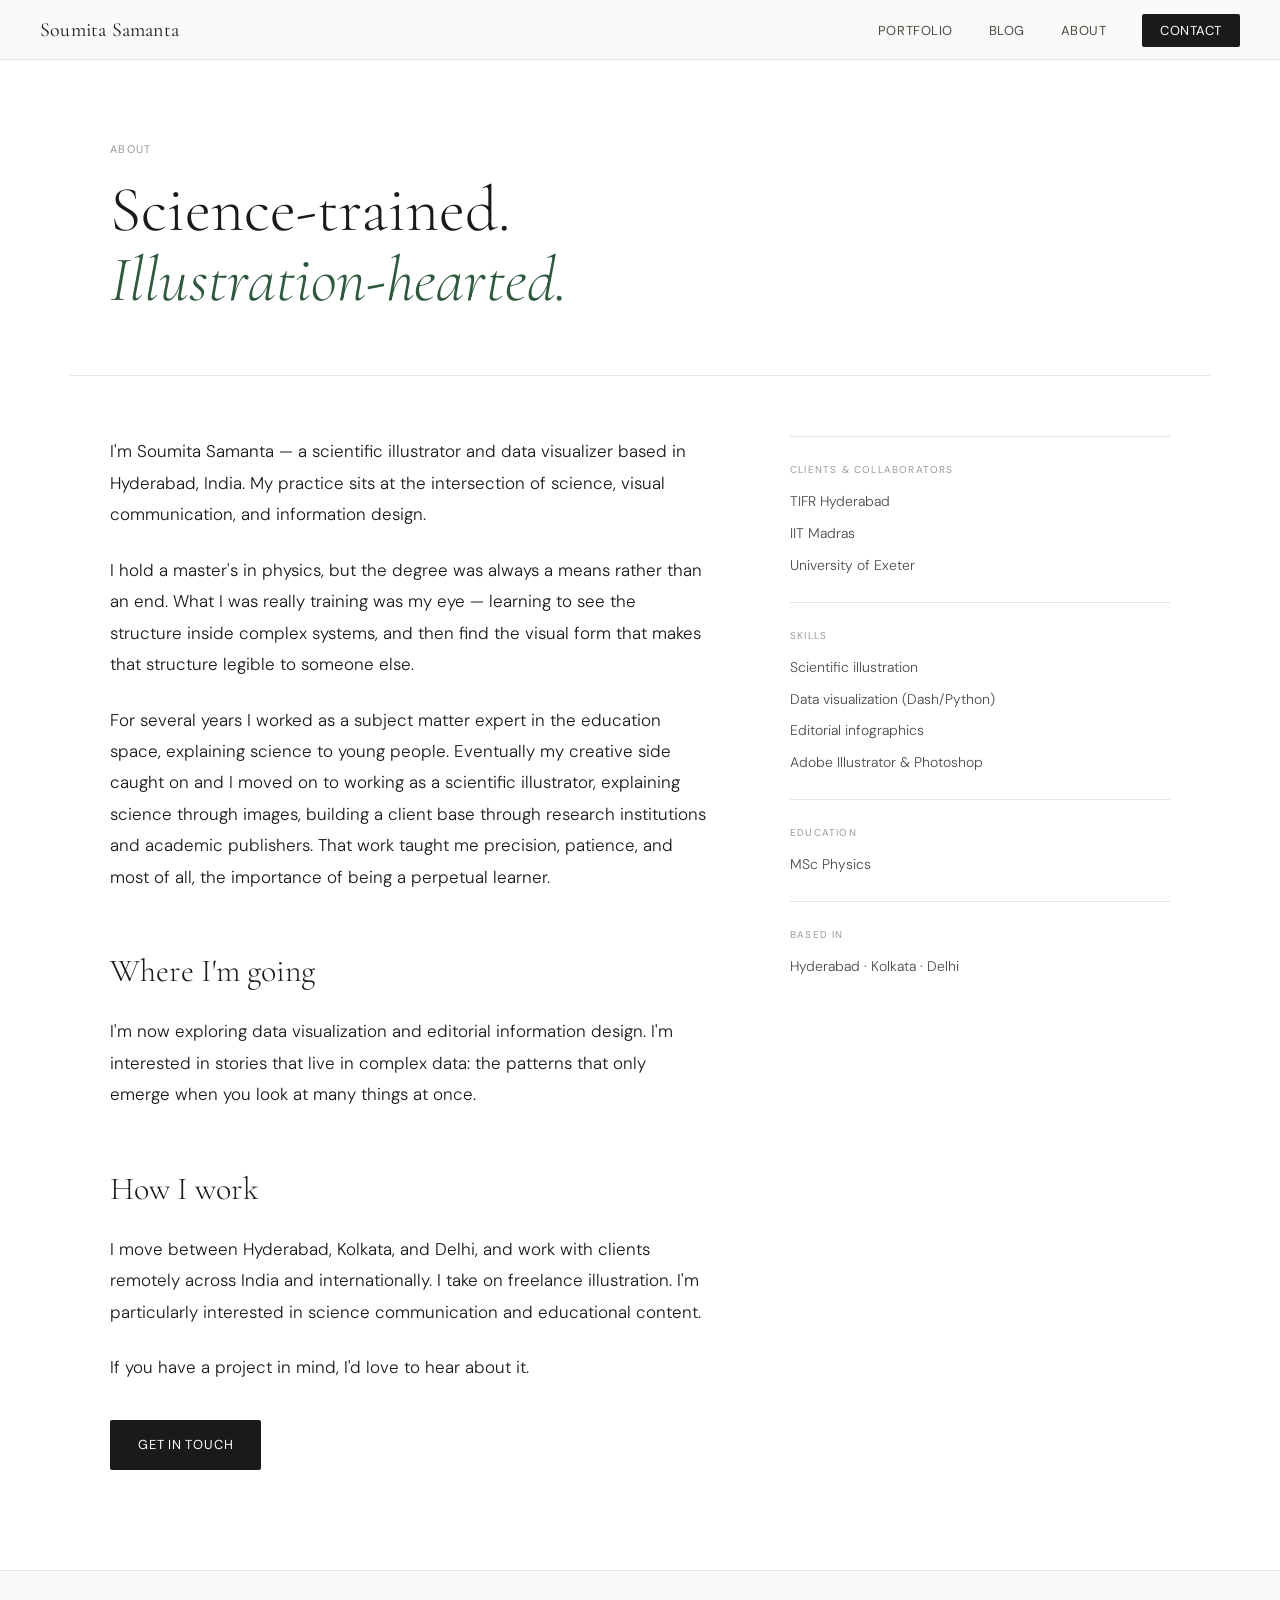
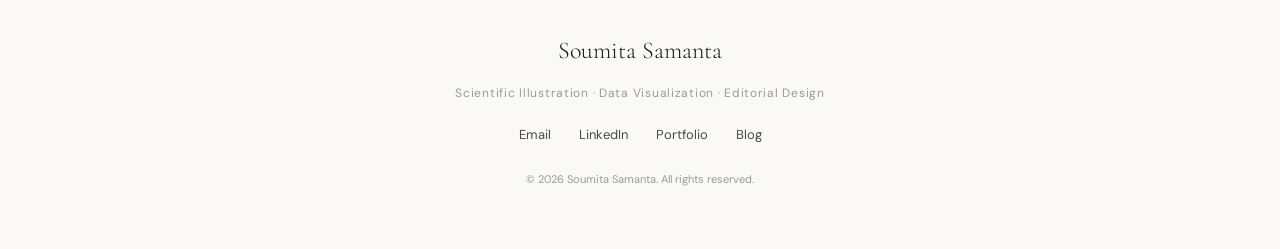
<file: about.html>
<!DOCTYPE html>
<html lang="en">
<head>
  <meta charset="UTF-8"/>
  <meta name="viewport" content="width=device-width, initial-scale=1.0"/>
  <link rel="icon" type="image/png" href="favicon.png"/>
  <link rel="apple-touch-icon" href="favicon.png"/>
  <title>About — Soumita Samanta</title>
  <link rel="stylesheet" href="css/style.css"/>
  <link rel="preconnect" href="https://fonts.googleapis.com"/>
  <link rel="preconnect" href="https://fonts.gstatic.com" crossorigin/>
  <link href="https://fonts.googleapis.com/css2?family=Cormorant+Garamond:ital,wght@0,300;0,400;0,500;1,300;1,400&family=DM+Sans:wght@300;400;500&display=swap" rel="stylesheet"/>
</head>
<body>

  <nav class="nav">
    <a href="index.html" class="nav-logo">Soumita Samanta</a>
    <ul class="nav-links">
      <li><a href="portfolio.html">Portfolio</a></li>
      <li><a href="blog.html">Blog</a></li>
      <li><a href="about.html">About</a></li>
      <li><a href="contact.html" class="nav-cta">Contact</a></li>
    </ul>
    <button class="nav-toggle" aria-label="Toggle menu">&#9776;</button>
  </nav>

  <div class="page-hero">
    <p class="page-hero-eyebrow">About</p>
    <h1 class="page-hero-title">Science-trained.<br><em style="font-style:italic; color:var(--accent)">Illustration-hearted.</em></h1>
  </div>

  <div class="about-wrap">

    <div class="about-body">
      <!-- EDIT: your about text -->
      <p>I'm Soumita Samanta — a scientific illustrator and data visualizer based in Hyderabad, India. My practice sits at the intersection of science, visual communication, and information design.</p>

      <p>I hold a master's in physics, but the degree was always a means rather than an end. What I was really training was my eye — learning to see the structure inside complex systems, and then find the visual form that makes that structure legible to someone else.</p>

      <p>For several years I worked as a subject matter expert in the education space, explaining science to young people. Eventually my creative side caught on and I moved on to working as a scientific illustrator, explaining science through images, building a client base through research institutions and academic publishers. That work taught me precision, patience, and most of all, the importance of being a perpetual learner. </p>

      <h2>Where I'm going</h2>

      <p>I'm now exploring data visualization and editorial information design. I'm interested in stories that live in complex data: the patterns that only emerge when you look at many things at once.</p>


      <h2>How I work</h2>

      <p>I move between Hyderabad, Kolkata, and Delhi, and work with clients remotely across India and internationally. I take on freelance illustration. I'm particularly interested in science communication and educational content.</p>

      <p>If you have a project in mind, I'd love to hear about it.</p>

      <div style="margin-top: 36px;">
        <a href="contact.html" class="btn-primary">Get in touch</a>
      </div>
    </div>

    <aside class="about-sidebar">

      <div class="sidebar-block">
        <p class="sidebar-label">Clients &amp; collaborators</p>
        <ul class="sidebar-list">
          <li>TIFR Hyderabad</li>
          <li>IIT Madras</li>
          <li>University of Exeter</li>
        </ul>
      </div>

      <div class="sidebar-block">
        <p class="sidebar-label">Skills</p>
        <ul class="sidebar-list">
          <li>Scientific illustration</li>
          <li>Data visualization (Dash/Python)</li>
          <li>Editorial infographics</li>
          <li>Adobe Illustrator &amp; Photoshop</li>
        </ul>
      </div>

      <div class="sidebar-block">
        <p class="sidebar-label">Education</p>
        <ul class="sidebar-list">
          <li>MSc Physics</li>
        </ul>
      </div>

      <div class="sidebar-block">
        <p class="sidebar-label">Based in</p>
        <ul class="sidebar-list">
          <li>Hyderabad · Kolkata · Delhi</li>
        </ul>
      </div>

    </aside>
  </div>

  <footer class="footer">
    <div class="footer-inner">
      <p class="footer-name">Soumita Samanta</p>
      <p class="footer-tagline">Scientific Illustration · Data Visualization · Editorial Design</p>
      <div class="footer-links">
        <a href="mailto:soumitasketches@gmail.com">Email</a>
        <a href="https://www.linkedin.com/in/soumita-samanta723/" target="_blank">LinkedIn</a>
        <a href="portfolio.html">Portfolio</a>
        <a href="blog.html">Blog</a>
      </div>
      <p class="footer-copy">© 2026 Soumita Samanta. All rights reserved.</p>
    </div>
  </footer>

  <script src="js/main.js"></script>
</body>
</html>
</file>
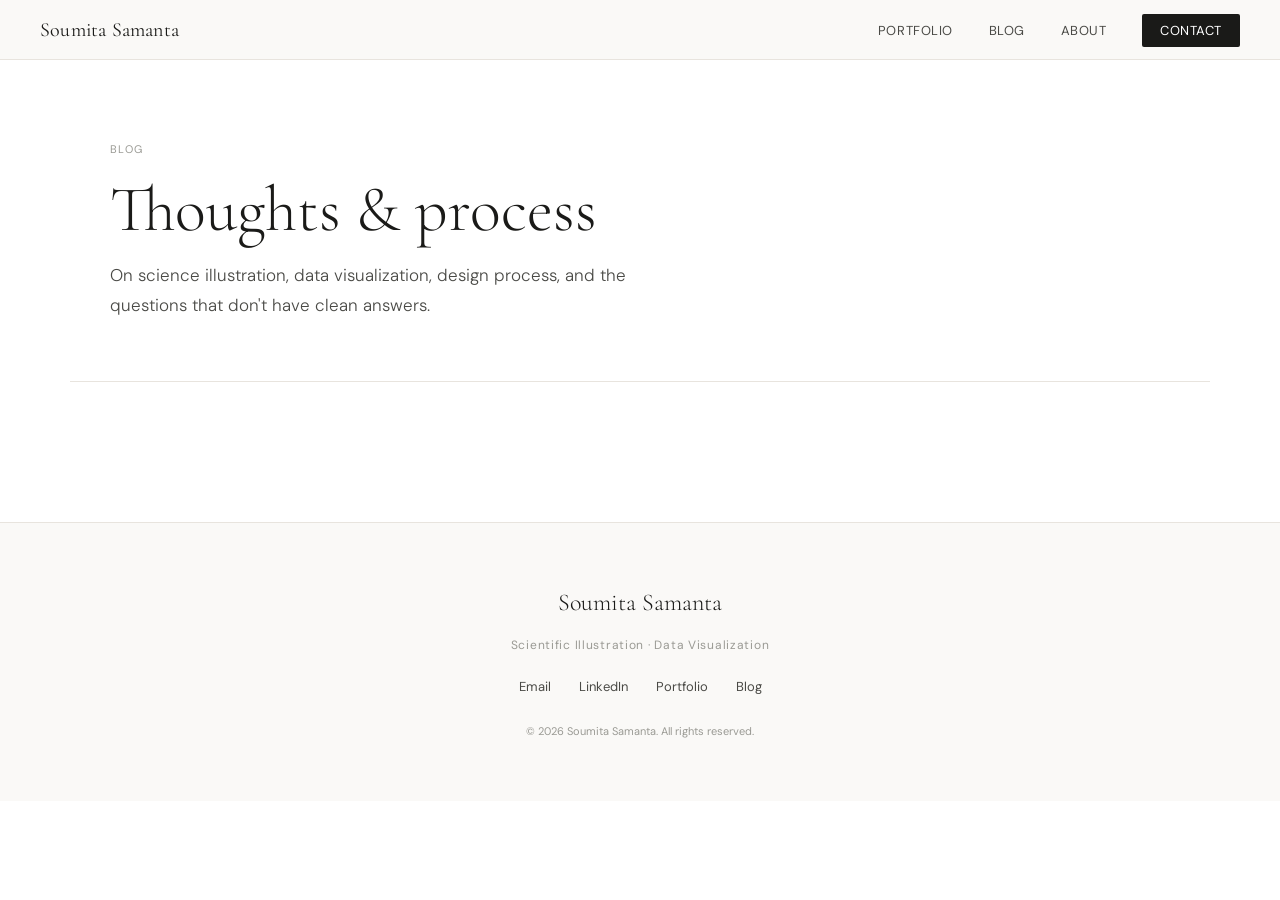
<file: blog.html>
<!DOCTYPE html>
<html lang="en">
<head>
  <meta charset="UTF-8"/>
  <meta name="viewport" content="width=device-width, initial-scale=1.0"/>
  <link rel="icon" type="image/png" href="favicon.png"/>
  <link rel="apple-touch-icon" href="favicon.png"/>
  <title>Blog — Soumita Samanta</title>
  <link rel="stylesheet" href="css/style.css"/>
  <link rel="preconnect" href="https://fonts.googleapis.com"/>
  <link rel="preconnect" href="https://fonts.gstatic.com" crossorigin/>
  <link href="https://fonts.googleapis.com/css2?family=Cormorant+Garamond:ital,wght@0,300;0,400;0,500;1,300;1,400&family=DM+Sans:wght@300;400;500&display=swap" rel="stylesheet"/>
</head>
<body>

  <nav class="nav">
    <a href="index.html" class="nav-logo">Soumita Samanta</a>
    <ul class="nav-links">
      <li><a href="portfolio.html">Portfolio</a></li>
      <li><a href="blog.html">Blog</a></li>
      <li><a href="about.html">About</a></li>
      <li><a href="contact.html" class="nav-cta">Contact</a></li>
    </ul>
    <button class="nav-toggle" aria-label="Toggle menu">&#9776;</button>
  </nav>

  <div class="page-hero">
    <p class="page-hero-eyebrow">Blog</p>
    <h1 class="page-hero-title">Thoughts &amp; process</h1>
    <p class="page-hero-body">On science illustration, data visualization, design process, and the questions that don't have clean answers.</p>
  </div>

  <div class="blog-list">

    <!-- TO ADD A NEW POST:
         1. Duplicate one of the blog-list-item blocks below
         2. Update the date, title, excerpt, and href
         3. Create the corresponding HTML file in the /blog/ folder
         4. Use blog/post-template.html as your starting point

    <article class="blog-list-item">
      <div class="blog-list-date">May 2026</div>
      <div>
        <h2 class="blog-list-title">
          <a href="blog/ai-assisted-design.html">On the legitimacy of AI-assisted design work</a>
        </h2>
        <p class="blog-list-excerpt">Where does direction end and authorship begin? A reflection on what it means to make something when AI writes the code but you make every decision that matters.</p>
        <a href="blog/ai-assisted-design.html" class="card-link">Read →</a>
      </div>
    </article>
    -->

    <!-- Add more posts above this line -->

  </div>

  <footer class="footer">
    <div class="footer-inner">
      <p class="footer-name">Soumita Samanta</p>
      <p class="footer-tagline">Scientific Illustration · Data Visualization</p>
      <div class="footer-links">
        <a href="mailto:soumitasketches@gmail.com">Email</a>
        <a href="https://www.linkedin.com/in/soumita-samanta723/" target="_blank">LinkedIn</a>
        <a href="portfolio.html">Portfolio</a>
        <a href="blog.html">Blog</a>
      </div>
      <p class="footer-copy">© 2026 Soumita Samanta. All rights reserved.</p>
    </div>
  </footer>

  <script src="js/main.js"></script>
</body>
</html>
</file>
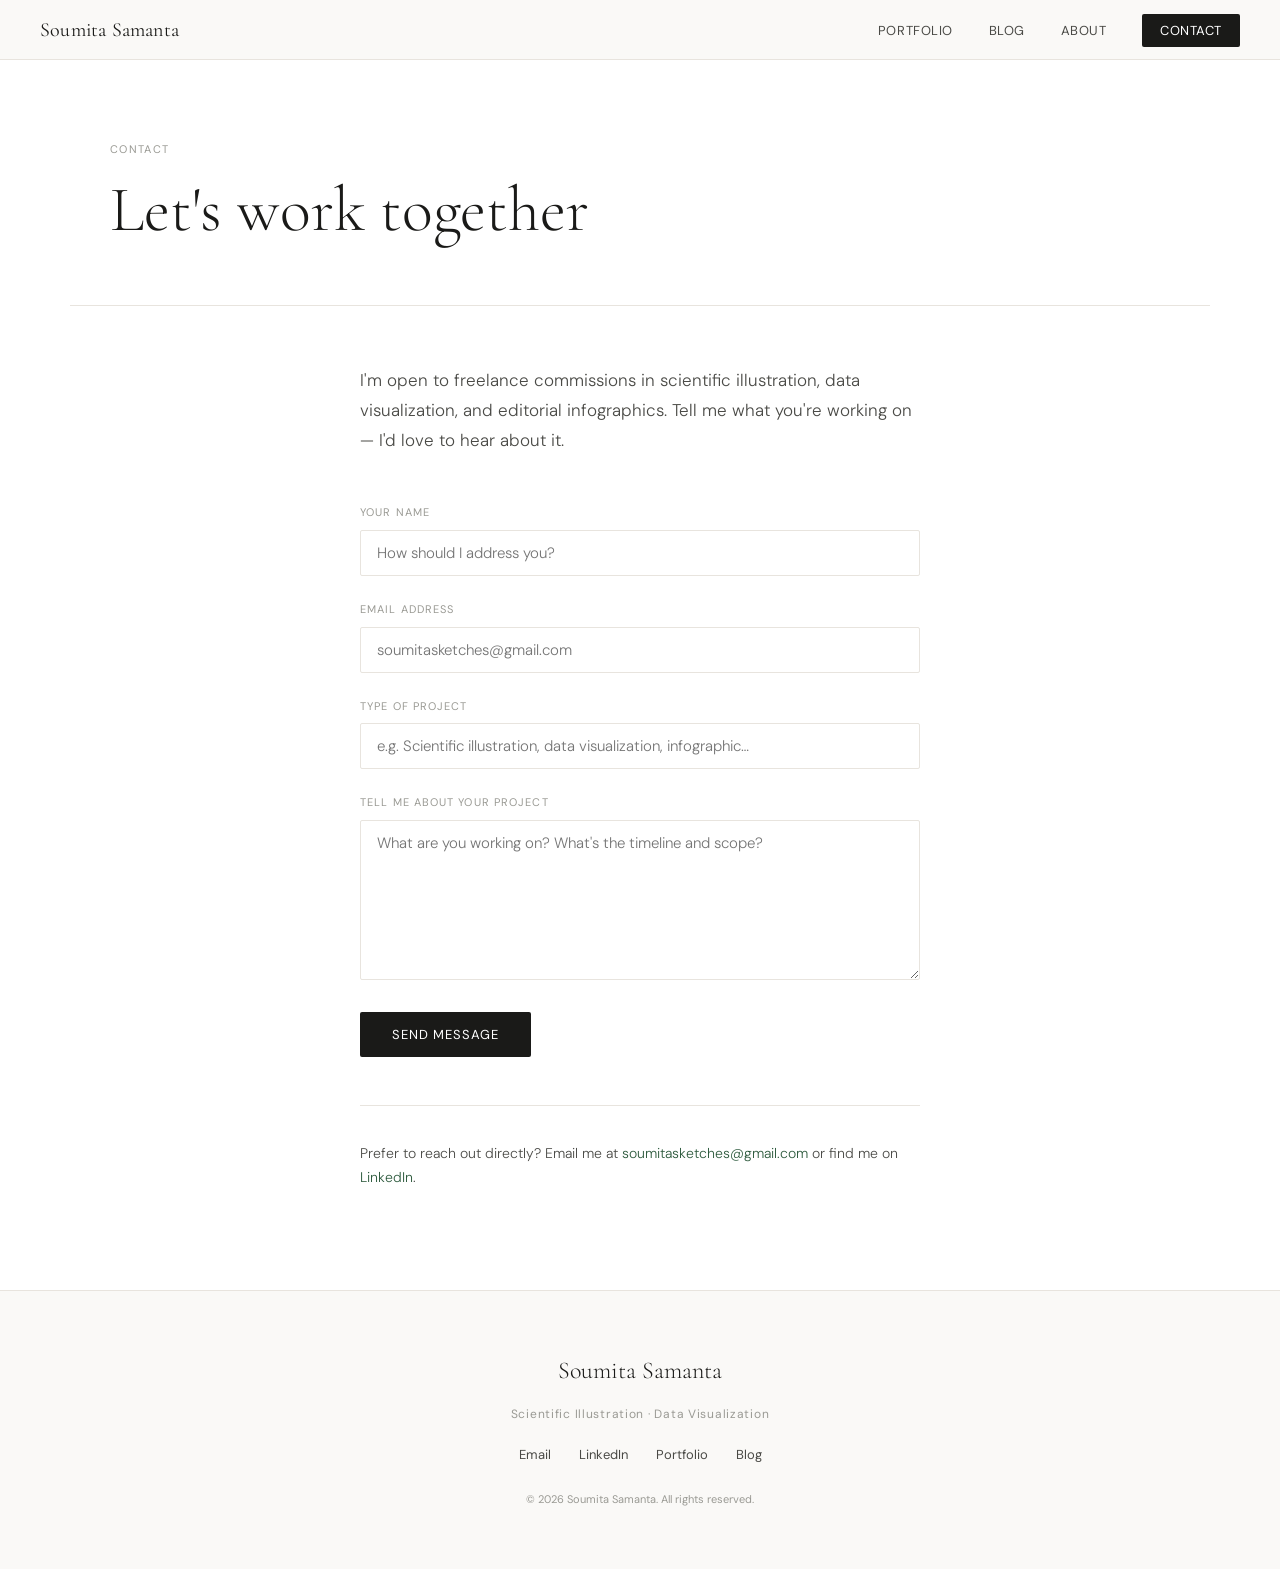
<file: contact.html>
<!DOCTYPE html>
<html lang="en">
<head>
  <meta charset="UTF-8"/>
  <meta name="viewport" content="width=device-width, initial-scale=1.0"/>
  <link rel="icon" type="image/png" href="favicon.png"/>
  <link rel="apple-touch-icon" href="favicon.png"/>
  <title>Contact — Soumita Samanta</title>
  <link rel="stylesheet" href="css/style.css"/>
  <link rel="preconnect" href="https://fonts.googleapis.com"/>
  <link rel="preconnect" href="https://fonts.gstatic.com" crossorigin/>
  <link href="https://fonts.googleapis.com/css2?family=Cormorant+Garamond:ital,wght@0,300;0,400;0,500;1,300;1,400&family=DM+Sans:wght@300;400;500&display=swap" rel="stylesheet"/>
</head>
<body>

  <nav class="nav">
    <a href="index.html" class="nav-logo">Soumita Samanta</a>
    <ul class="nav-links">
      <li><a href="portfolio.html">Portfolio</a></li>
      <li><a href="blog.html">Blog</a></li>
      <li><a href="about.html">About</a></li>
      <li><a href="contact.html" class="nav-cta">Contact</a></li>
    </ul>
    <button class="nav-toggle" aria-label="Toggle menu">&#9776;</button>
  </nav>

  <div class="page-hero">
    <p class="page-hero-eyebrow">Contact</p>
    <h1 class="page-hero-title">Let's work together</h1>
  </div>

  <div class="contact-wrap">
    <p class="contact-intro">I'm open to freelance commissions in scientific illustration, data visualization, and editorial infographics. Tell me what you're working on — I'd love to hear about it.</p>

    <!-- This form uses Formspree — free, no backend needed -->
    <!-- EDIT: replace YOUR_FORM_ID with your Formspree form ID from formspree.io -->
    <form action="https://formspree.io/f/mykoqvyk" method="POST">

      <div class="form-group">
        <label class="form-label" for="name">Your name</label>
        <input class="form-input" type="text" id="name" name="name" placeholder="How should I address you?" required/>
      </div>

      <div class="form-group">
        <label class="form-label" for="email">Email address</label>
        <input class="form-input" type="email" id="email" name="email" placeholder="soumitasketches@gmail.com" required/>
      </div>

      <div class="form-group">
        <label class="form-label" for="project">Type of project</label>
        <input class="form-input" type="text" id="project" name="project" placeholder="e.g. Scientific illustration, data visualization, infographic…"/>
      </div>

      <div class="form-group">
        <label class="form-label" for="message">Tell me about your project</label>
        <textarea class="form-textarea" id="message" name="message" placeholder="What are you working on? What's the timeline and scope?" required></textarea>
      </div>

      <button type="submit" class="form-submit">Send message</button>

    </form>

    <div class="contact-alt">
      <p>Prefer to reach out directly? Email me at <a href="mailto:soumitasketches@gmail.com">soumitasketches@gmail.com</a> or find me on <a href="https://www.linkedin.com/in/soumita-samanta723/" target="_blank">LinkedIn</a>.</p>
    </div>

  </div>

  <footer class="footer">
    <div class="footer-inner">
      <p class="footer-name">Soumita Samanta</p>
      <p class="footer-tagline">Scientific Illustration · Data Visualization</p>
      <div class="footer-links">
        <a href="mailto:soumitasketches@gmail.com">Email</a>
        <a href="https://www.linkedin.com/in/soumita-samanta723/" target="_blank">LinkedIn</a>
        <a href="portfolio.html">Portfolio</a>
        <a href="blog.html">Blog</a>
      </div>
      <p class="footer-copy">© 2026 Soumita Samanta. All rights reserved.</p>
    </div>
  </footer>

  <script src="js/main.js"></script>
</body>
</html>
</file>
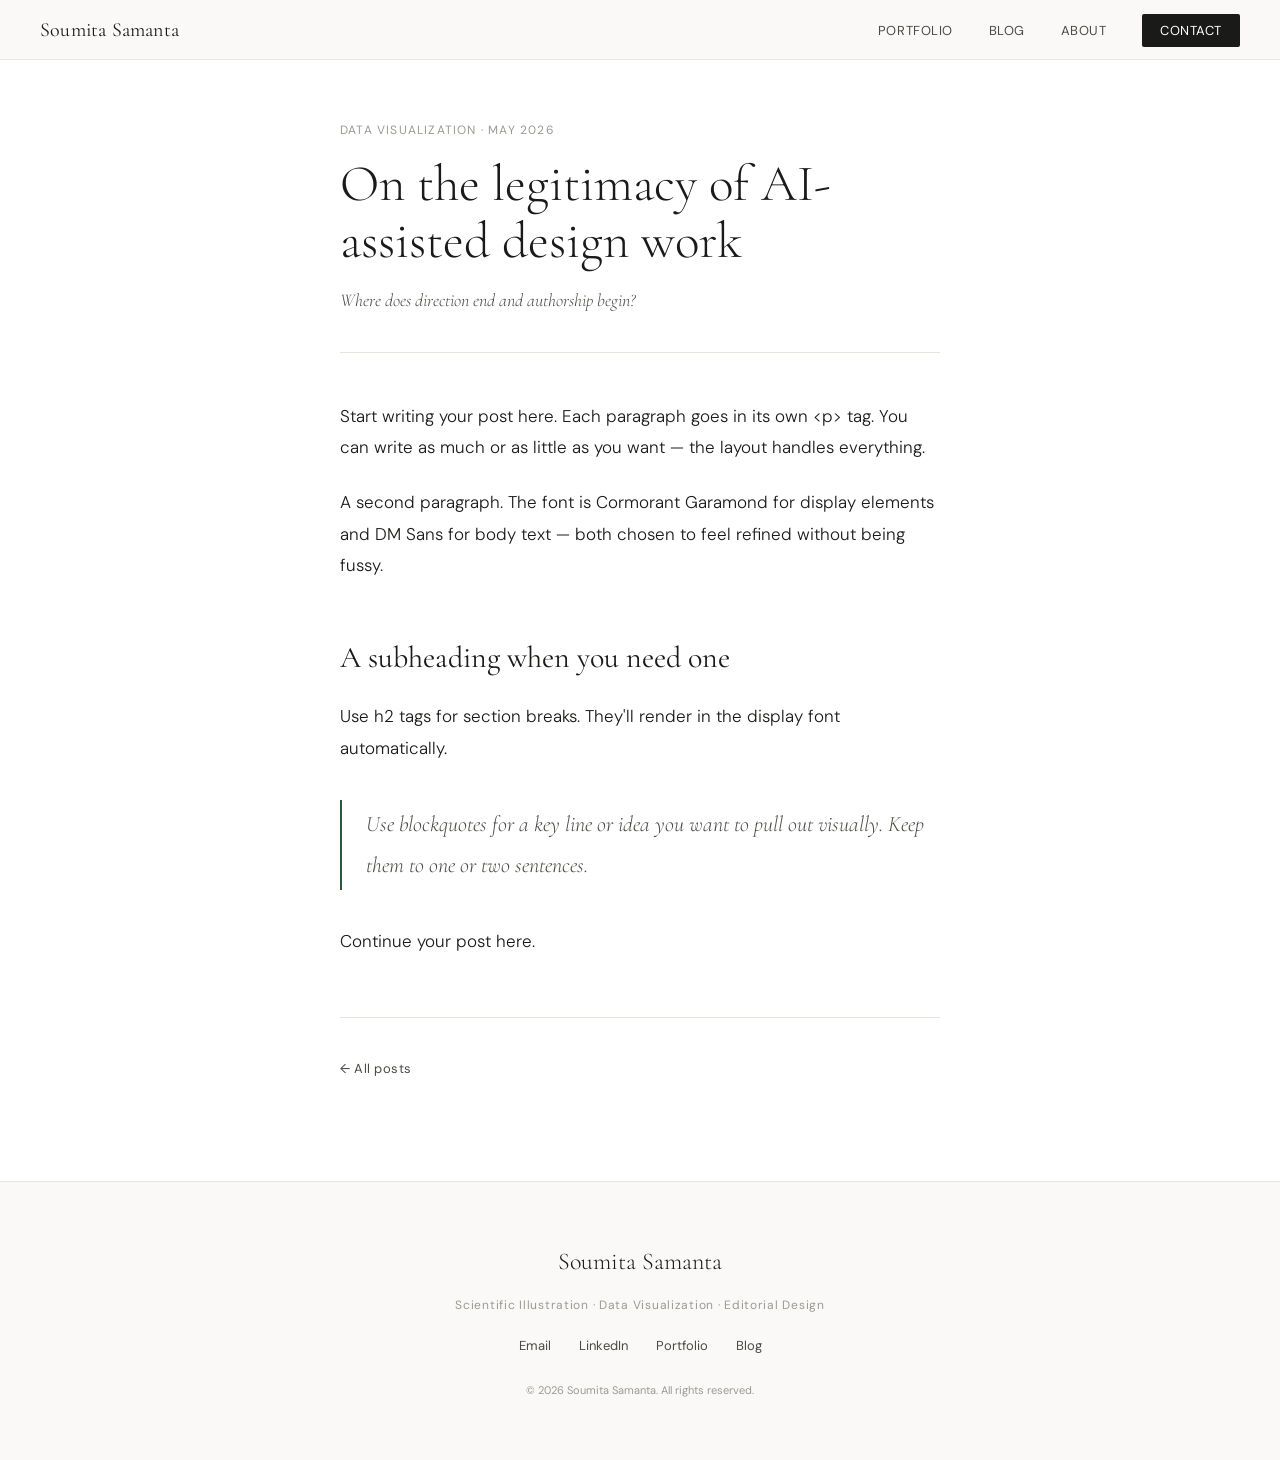
<file: post-template.html>
<!DOCTYPE html>
<html lang="en">
<head>
  <meta charset="UTF-8"/>
  <meta name="viewport" content="width=device-width, initial-scale=1.0"/>
  <!-- EDIT THIS: post title -->
  <title>Post Title — Soumita Samanta</title>
  <link rel="stylesheet" href="../css/style.css"/>
  <link rel="preconnect" href="https://fonts.googleapis.com"/>
  <link rel="preconnect" href="https://fonts.gstatic.com" crossorigin/>
  <link href="https://fonts.googleapis.com/css2?family=Cormorant+Garamond:ital,wght@0,300;0,400;0,500;1,300;1,400&family=DM+Sans:wght@300;400;500&display=swap" rel="stylesheet"/>
</head>
<body>

  <nav class="nav">
    <a href="../index.html" class="nav-logo">Soumita Samanta</a>
    <ul class="nav-links">
      <li><a href="../portfolio.html">Portfolio</a></li>
      <li><a href="../blog.html">Blog</a></li>
      <li><a href="../about.html">About</a></li>
      <li><a href="../contact.html" class="nav-cta">Contact</a></li>
    </ul>
    <button class="nav-toggle" aria-label="Toggle menu">&#9776;</button>
  </nav>

  <article class="post-wrap">

    <header class="post-header">
      <!-- EDIT: category and date -->
      <p class="post-meta">Data Visualization · May 2026</p>
      <!-- EDIT: post title -->
      <h1 class="post-title">On the legitimacy of AI-assisted design work</h1>
      <!-- EDIT: subtitle/standfirst -->
      <p class="post-subtitle">Where does direction end and authorship begin?</p>
    </header>

    <div class="post-body">

      <!-- EDIT: your post content goes here. -->
      <!-- Structure: paragraphs, h2 subheadings, blockquotes, images -->

      <p>Start writing your post here. Each paragraph goes in its own &lt;p&gt; tag. You can write as much or as little as you want — the layout handles everything.</p>

      <p>A second paragraph. The font is Cormorant Garamond for display elements and DM Sans for body text — both chosen to feel refined without being fussy.</p>

      <h2>A subheading when you need one</h2>

      <p>Use h2 tags for section breaks. They'll render in the display font automatically.</p>

      <blockquote>
        Use blockquotes for a key line or idea you want to pull out visually. Keep them to one or two sentences.
      </blockquote>

      <p>Continue your post here.</p>

      <!-- To add an image:
      <img src="../images/your-image.jpg" alt="Describe the image here"/>
      -->

    </div>

    <!-- Back link -->
    <div style="margin-top: 60px; padding-top: 36px; border-top: 1px solid var(--border);">
      <a href="../blog.html" style="font-size:13px; color:var(--ink-mid); text-decoration:none; letter-spacing:0.04em;">← All posts</a>
    </div>

  </article>

  <footer class="footer">
    <div class="footer-inner">
      <p class="footer-name">Soumita Samanta</p>
      <p class="footer-tagline">Scientific Illustration · Data Visualization · Editorial Design</p>
      <div class="footer-links">
        <a href="mailto:your@email.com">Email</a>
        <a href="https://linkedin.com/in/yourprofile" target="_blank">LinkedIn</a>
        <a href="../portfolio.html">Portfolio</a>
        <a href="../blog.html">Blog</a>
      </div>
      <p class="footer-copy">© 2026 Soumita Samanta. All rights reserved.</p>
    </div>
  </footer>

  <script src="../js/main.js"></script>
</body>
</html>
</file>
<file: css/style.css>
/* =============================================
   SOUMITA SAMANTA — PORTFOLIO SITE
   Clean, editorial, minimal white
   Fonts: Cormorant Garamond (display) + DM Sans (body)
   ============================================= */

*, *::before, *::after { box-sizing: border-box; margin: 0; padding: 0; }

:root {
  --white: #ffffff;
  --off-white: #faf9f7;
  --paper: #f4f1ec;
  --ink: #1a1a18;
  --ink-mid: #4a4a46;
  --ink-light: #9a9a94;
  --accent: #2d5a3d;
  --accent-warm: #8b4a2a;
  --border: #e8e4de;
  --font-display: 'Cormorant Garamond', Georgia, serif;
  --font-body: 'DM Sans', system-ui, sans-serif;
  --max-w: 1140px;
  --radius: 2px;
  --transition: 0.2s ease;
}

html { scroll-behavior: smooth; }

body {
  font-family: var(--font-body);
  font-size: 16px;
  color: var(--ink);
  background: var(--white);
  line-height: 1.7;
  -webkit-font-smoothing: antialiased;
}

/* ---- NAV ---- */
.nav {
  position: sticky;
  top: 0;
  z-index: 100;
  background: var(--off-white);
  backdrop-filter: blur(8px);
  border-bottom: 1px solid var(--border);
  display: flex;
  align-items: center;
  justify-content: space-between;
  padding: 0 40px;
  height: 60px;
}

.nav-logo {
  font-family: var(--font-display);
  font-size: 20px;
  font-weight: 400;
  color: var(--ink);
  text-decoration: none;
  letter-spacing: 0.01em;
}

.nav-links {
  list-style: none;
  display: flex;
  gap: 36px;
  align-items: center;
}

.nav-links a {
  font-size: 13px;
  font-weight: 400;
  color: var(--ink-mid);
  text-decoration: none;
  letter-spacing: 0.04em;
  text-transform: uppercase;
  transition: color var(--transition);
}

.nav-links a:hover { color: var(--ink); }

.nav-cta {
  background: var(--ink) !important;
  color: var(--white) !important;
  padding: 8px 18px !important;
  border-radius: var(--radius) !important;
  transition: background var(--transition) !important;
}

.nav-cta:hover { background: var(--accent) !important; }

.nav-toggle { display: none; background: none; border: none; font-size: 20px; cursor: pointer; }

/* ---- HERO ---- */
.hero {
  max-width: var(--max-w);
  margin: 0 auto;
  padding: 100px 40px 80px;
  display: grid;
  grid-template-columns: 1fr 1fr;
  gap: 80px;
  align-items: center;
  min-height: 80vh;
}

.hero-eyebrow {
  font-size: 12px;
  text-transform: uppercase;
  letter-spacing: 0.12em;
  color: var(--ink-light);
  margin-bottom: 20px;
  font-weight: 400;
}

.hero-title {
  font-family: var(--font-display);
  font-size: clamp(48px, 6vw, 80px);
  font-weight: 300;
  line-height: 1.05;
  color: var(--ink);
  margin-bottom: 24px;
}

.hero-title em {
  font-style: italic;
  color: var(--accent);
}

.hero-body {
  font-size: 17px;
  color: var(--ink-mid);
  max-width: 420px;
  line-height: 1.75;
  margin-bottom: 36px;
  font-weight: 300;
}

.hero-actions { display: flex; gap: 16px; align-items: center; }

.btn-primary {
  display: inline-block;
  background: var(--ink);
  color: var(--white);
  padding: 13px 28px;
  font-size: 13px;
  font-weight: 400;
  letter-spacing: 0.06em;
  text-transform: uppercase;
  text-decoration: none;
  border-radius: var(--radius);
  transition: background var(--transition);
}

.btn-primary:hover { background: var(--accent); }

.btn-ghost {
  display: inline-block;
  color: var(--ink-mid);
  font-size: 13px;
  font-weight: 400;
  letter-spacing: 0.04em;
  text-decoration: none;
  border-bottom: 1px solid var(--border);
  padding-bottom: 2px;
  transition: color var(--transition), border-color var(--transition);
}

.btn-ghost:hover { color: var(--ink); border-color: var(--ink); }

.hero-image { display: flex; align-items: center; justify-content: center; }

.hero-placeholder {
  width: 360px;
  height: 360px;
  border-radius: 50%;
  background: var(--paper);
  position: relative;
  display: flex;
  align-items: center;
  justify-content: center;
}

.hero-image-wrap {
  width: 100%;
  max-width: 460px;
}

.placeholder-ring {
  position: absolute;
  border-radius: 50%;
  border: 1px solid var(--border);
}
.r1 { width: 360px; height: 360px; }
.r2 { width: 280px; height: 280px; }
.r3 { width: 200px; height: 200px; }

.placeholder-label {
  font-size: 12px;
  color: var(--ink-light);
  font-family: var(--font-body);
  text-align: center;
}

/* ---- SECTIONS ---- */
.section {
  max-width: var(--max-w);
  margin: 0 auto;
  padding: 80px 40px;
  border-top: 1px solid var(--border);
}

.section-header {
  display: flex;
  justify-content: space-between;
  align-items: baseline;
  margin-bottom: 48px;
}

.section-title {
  font-family: var(--font-display);
  font-size: 36px;
  font-weight: 300;
  color: var(--ink);
}

.section-link {
  font-size: 13px;
  color: var(--ink-mid);
  text-decoration: none;
  letter-spacing: 0.04em;
  transition: color var(--transition);
}

.section-link:hover { color: var(--ink); }

/* ---- GRIDS ---- */
.grid-3 {
  display: grid;
  grid-template-columns: repeat(3, 1fr);
  gap: 32px;
}

.grid-2 {
  display: grid;
  grid-template-columns: repeat(2, 1fr);
  gap: 32px;
}

/* ---- CARDS ---- */
.card {
  border: 1px solid var(--border);
  border-radius: var(--radius);
  overflow: hidden;
  cursor: pointer;
  transition: border-color var(--transition), transform var(--transition);
  background: var(--white);
}

.card:hover { border-color: var(--ink-mid); transform: translateY(-2px); }

.card-img {
  height: 200px;
  display: flex;
  align-items: center;
  justify-content: center;
  overflow: hidden;
}

.card-img img { width: 100%; height: 100%; object-fit: cover; }

.card-img-placeholder {
  font-size: 12px;
  color: var(--ink-light);
  font-family: var(--font-body);
}

.card-body { padding: 24px; }

.card-tag {
  font-size: 10px;
  text-transform: uppercase;
  letter-spacing: 0.1em;
  color: var(--ink-light);
  display: block;
  margin-bottom: 10px;
}

.card-title {
  font-family: var(--font-display);
  font-size: 20px;
  font-weight: 400;
  line-height: 1.3;
  margin-bottom: 10px;
  color: var(--ink);
}

.card-desc {
  font-size: 14px;
  color: var(--ink-mid);
  line-height: 1.65;
  margin-bottom: 16px;
  font-weight: 300;
}

.card-link {
  font-size: 13px;
  color: var(--accent);
  text-decoration: none;
  font-weight: 400;
  transition: color var(--transition);
}

.card-link:hover { color: var(--ink); }

/* ---- ABOUT STRIP ---- */
.about-strip {
  background: var(--paper);
  border-top: 1px solid var(--border);
  border-bottom: 1px solid var(--border);
  padding: 80px 40px;
}

.about-strip-inner {
  max-width: var(--max-w);
  margin: 0 auto;
  display: grid;
  grid-template-columns: 1fr 1fr;
  gap: 80px;
  align-items: start;
}

.about-strip-eyebrow {
  font-size: 11px;
  text-transform: uppercase;
  letter-spacing: 0.12em;
  color: var(--ink-light);
  margin-bottom: 16px;
}

.about-strip-title {
  font-family: var(--font-display);
  font-size: 42px;
  font-weight: 300;
  line-height: 1.1;
  margin-bottom: 20px;
}

.about-strip-body {
  font-size: 15px;
  color: var(--ink-mid);
  font-weight: 300;
  line-height: 1.75;
  margin-bottom: 28px;
}

.clients-label {
  font-size: 11px;
  text-transform: uppercase;
  letter-spacing: 0.1em;
  color: var(--ink-light);
  margin-bottom: 16px;
  margin-top: 8px;
}

.clients-list {
  list-style: none;
  display: flex;
  flex-direction: column;
  gap: 12px;
}

.clients-list li {
  font-family: var(--font-display);
  font-size: 22px;
  font-weight: 300;
  color: var(--ink-mid);
  border-bottom: 1px solid var(--border);
  padding-bottom: 12px;
}

/* ---- BLOG CARDS ---- */
.blog-card {
  padding: 32px 0;
  border-bottom: 1px solid var(--border);
}

.blog-date {
  font-size: 11px;
  text-transform: uppercase;
  letter-spacing: 0.1em;
  color: var(--ink-light);
  display: block;
  margin-bottom: 10px;
}

.blog-title {
  font-family: var(--font-display);
  font-size: 24px;
  font-weight: 400;
  line-height: 1.3;
  margin-bottom: 10px;
}

.blog-title a {
  color: var(--ink);
  text-decoration: none;
  transition: color var(--transition);
}

.blog-title a:hover { color: var(--accent); }

.blog-excerpt {
  font-size: 14px;
  color: var(--ink-mid);
  font-weight: 300;
  line-height: 1.65;
  margin-bottom: 14px;
}

/* ---- FOOTER ---- */
.footer {
  border-top: 1px solid var(--border);
  background: var(--off-white);
  padding: 60px 40px;
}

.footer-inner {
  max-width: var(--max-w);
  margin: 0 auto;
  display: flex;
  flex-direction: column;
  align-items: center;
  gap: 12px;
  text-align: center;
}

.footer-name {
  font-family: var(--font-display);
  font-size: 24px;
  font-weight: 300;
}

.footer-tagline {
  font-size: 12px;
  color: var(--ink-light);
  letter-spacing: 0.06em;
}

.footer-links {
  display: flex;
  gap: 28px;
  margin: 8px 0;
}

.footer-links a {
  font-size: 13px;
  color: var(--ink-mid);
  text-decoration: none;
  transition: color var(--transition);
}

.footer-links a:hover { color: var(--ink); }

.footer-copy {
  font-size: 11px;
  color: var(--ink-light);
  margin-top: 4px;
}

/* ---- PAGE HERO (inner pages) ---- */
.page-hero {
  max-width: var(--max-w);
  margin: 0 auto;
  padding: 80px 40px 60px;
  border-bottom: 1px solid var(--border);
}

.page-hero-eyebrow {
  font-size: 11px;
  text-transform: uppercase;
  letter-spacing: 0.12em;
  color: var(--ink-light);
  margin-bottom: 16px;
}

.page-hero-title {
  font-family: var(--font-display);
  font-size: clamp(40px, 5vw, 64px);
  font-weight: 300;
  line-height: 1.1;
}

.page-hero-body {
  font-size: 17px;
  color: var(--ink-mid);
  font-weight: 300;
  max-width: 560px;
  margin-top: 16px;
  line-height: 1.75;
}

/* ---- PORTFOLIO FILTER ---- */
.filter-bar {
  max-width: var(--max-w);
  margin: 0 auto;
  padding: 32px 40px 0;
  display: flex;
  gap: 8px;
  flex-wrap: wrap;
}

.filter-btn {
  background: none;
  border: 1px solid var(--border);
  color: var(--ink-mid);
  font-family: var(--font-body);
  font-size: 12px;
  letter-spacing: 0.06em;
  text-transform: uppercase;
  padding: 7px 16px;
  border-radius: 100px;
  cursor: pointer;
  transition: all var(--transition);
}

.filter-btn:hover, .filter-btn.active {
  background: var(--ink);
  color: var(--white);
  border-color: var(--ink);
}

/* ---- PORTFOLIO GRID ---- */
.portfolio-grid {
  max-width: var(--max-w);
  margin: 0 auto;
  padding: 40px 40px 80px;
  display: grid;
  grid-template-columns: repeat(auto-fill, minmax(320px, 1fr));
  gap: 32px;
}

.portfolio-item { display: none; }
.portfolio-item.visible { display: block; }

/* ---- BLOG LIST ---- */
.blog-list {
  max-width: 720px;
  margin: 0 auto;
  padding: 60px 40px 80px;
}

.blog-list-item {
  display: grid;
  grid-template-columns: 100px 1fr;
  gap: 32px;
  padding: 36px 0;
  border-bottom: 1px solid var(--border);
  align-items: start;
}

.blog-list-date {
  font-size: 12px;
  color: var(--ink-light);
  text-transform: uppercase;
  letter-spacing: 0.08em;
  line-height: 1.4;
  padding-top: 4px;
}

.blog-list-title {
  font-family: var(--font-display);
  font-size: 26px;
  font-weight: 400;
  line-height: 1.25;
  margin-bottom: 10px;
}

.blog-list-title a {
  color: var(--ink);
  text-decoration: none;
  transition: color var(--transition);
}

.blog-list-title a:hover { color: var(--accent); }

.blog-list-excerpt {
  font-size: 14px;
  color: var(--ink-mid);
  font-weight: 300;
  line-height: 1.65;
  margin-bottom: 12px;
}

/* ---- BLOG POST ---- */
.post-wrap {
  max-width: 680px;
  margin: 0 auto;
  padding: 60px 40px 100px;
}

.post-header { margin-bottom: 48px; border-bottom: 1px solid var(--border); padding-bottom: 36px; }

.post-meta {
  font-size: 12px;
  color: var(--ink-light);
  text-transform: uppercase;
  letter-spacing: 0.1em;
  margin-bottom: 16px;
}

.post-title {
  font-family: var(--font-display);
  font-size: clamp(32px, 4vw, 52px);
  font-weight: 300;
  line-height: 1.1;
  margin-bottom: 16px;
}

.post-subtitle {
  font-size: 18px;
  color: var(--ink-mid);
  font-weight: 300;
  font-style: italic;
  font-family: var(--font-display);
}

.post-body { font-size: 17px; font-weight: 300; line-height: 1.85; color: var(--ink); }
.post-body p { margin-bottom: 24px; }
.post-body h2 { font-family: var(--font-display); font-size: 30px; font-weight: 400; margin: 48px 0 16px; }
.post-body h3 { font-family: var(--font-display); font-size: 22px; font-weight: 400; margin: 36px 0 12px; }
.post-body blockquote {
  border-left: 2px solid var(--accent);
  padding: 4px 0 4px 24px;
  margin: 36px 0;
  font-family: var(--font-display);
  font-size: 22px;
  font-style: italic;
  color: var(--ink-mid);
}
.post-body img { width: 100%; border-radius: var(--radius); margin: 36px 0; }

/* ---- ABOUT PAGE ---- */
.about-wrap {
  max-width: var(--max-w);
  margin: 0 auto;
  padding: 60px 40px 100px;
  display: grid;
  grid-template-columns: 1fr 380px;
  gap: 80px;
  align-items: start;
}

.about-body { font-size: 17px; font-weight: 300; line-height: 1.85; color: var(--ink); }
.about-body p { margin-bottom: 24px; }
.about-body h2 { font-family: var(--font-display); font-size: 32px; font-weight: 300; margin: 48px 0 16px; }

.about-sidebar {}

.sidebar-block {
  border-top: 1px solid var(--border);
  padding: 24px 0;
}

.sidebar-label {
  font-size: 10px;
  text-transform: uppercase;
  letter-spacing: 0.12em;
  color: var(--ink-light);
  margin-bottom: 12px;
}

.sidebar-list {
  list-style: none;
  display: flex;
  flex-direction: column;
  gap: 8px;
}

.sidebar-list li {
  font-size: 14px;
  color: var(--ink-mid);
  font-weight: 300;
}

/* ---- CONTACT PAGE ---- */
.contact-wrap {
  max-width: 640px;
  margin: 0 auto;
  padding: 60px 40px 100px;
}

.contact-intro {
  font-size: 17px;
  color: var(--ink-mid);
  font-weight: 300;
  line-height: 1.75;
  margin-bottom: 48px;
}

.form-group { margin-bottom: 24px; }

.form-label {
  display: block;
  font-size: 11px;
  text-transform: uppercase;
  letter-spacing: 0.1em;
  color: var(--ink-light);
  margin-bottom: 8px;
}

.form-input, .form-textarea {
  width: 100%;
  border: 1px solid var(--border);
  border-radius: var(--radius);
  padding: 12px 16px;
  font-family: var(--font-body);
  font-size: 15px;
  font-weight: 300;
  color: var(--ink);
  background: var(--white);
  transition: border-color var(--transition);
  outline: none;
}

.form-input:focus, .form-textarea:focus { border-color: var(--ink); }

.form-textarea { height: 160px; resize: vertical; }

.form-submit {
  background: var(--ink);
  color: var(--white);
  border: none;
  padding: 14px 32px;
  font-family: var(--font-body);
  font-size: 13px;
  font-weight: 400;
  letter-spacing: 0.08em;
  text-transform: uppercase;
  border-radius: var(--radius);
  cursor: pointer;
  transition: background var(--transition);
}

.form-submit:hover { background: var(--accent); }

.contact-alt {
  margin-top: 48px;
  padding-top: 36px;
  border-top: 1px solid var(--border);
  font-size: 14px;
  color: var(--ink-mid);
  font-weight: 300;
}

.contact-alt a { color: var(--accent); text-decoration: none; }

/* ---- RESPONSIVE ---- */
@media (max-width: 900px) {
  .hero { grid-template-columns: 1fr; gap: 48px; padding: 60px 24px; min-height: auto; }
  .hero-image { display: none; }
  .grid-3, .grid-2 { grid-template-columns: 1fr; }
  .about-strip-inner { grid-template-columns: 1fr; gap: 40px; }
  .about-wrap { grid-template-columns: 1fr; }
  .blog-list-item { grid-template-columns: 1fr; gap: 8px; }
  .nav { padding: 0 24px; }
  .nav-links { display: none; }
  .nav-toggle { display: block; }
  .section, .portfolio-grid, .blog-list, .post-wrap, .contact-wrap { padding-left: 24px; padding-right: 24px; }
  .about-strip { padding: 60px 24px; }
  .page-hero { padding: 60px 24px 40px; }
}

@media (max-width: 600px) {
  .hero-title { font-size: 40px; }
  .section-title { font-size: 28px; }
  .portfolio-grid { grid-template-columns: 1fr; }
}
</file>
